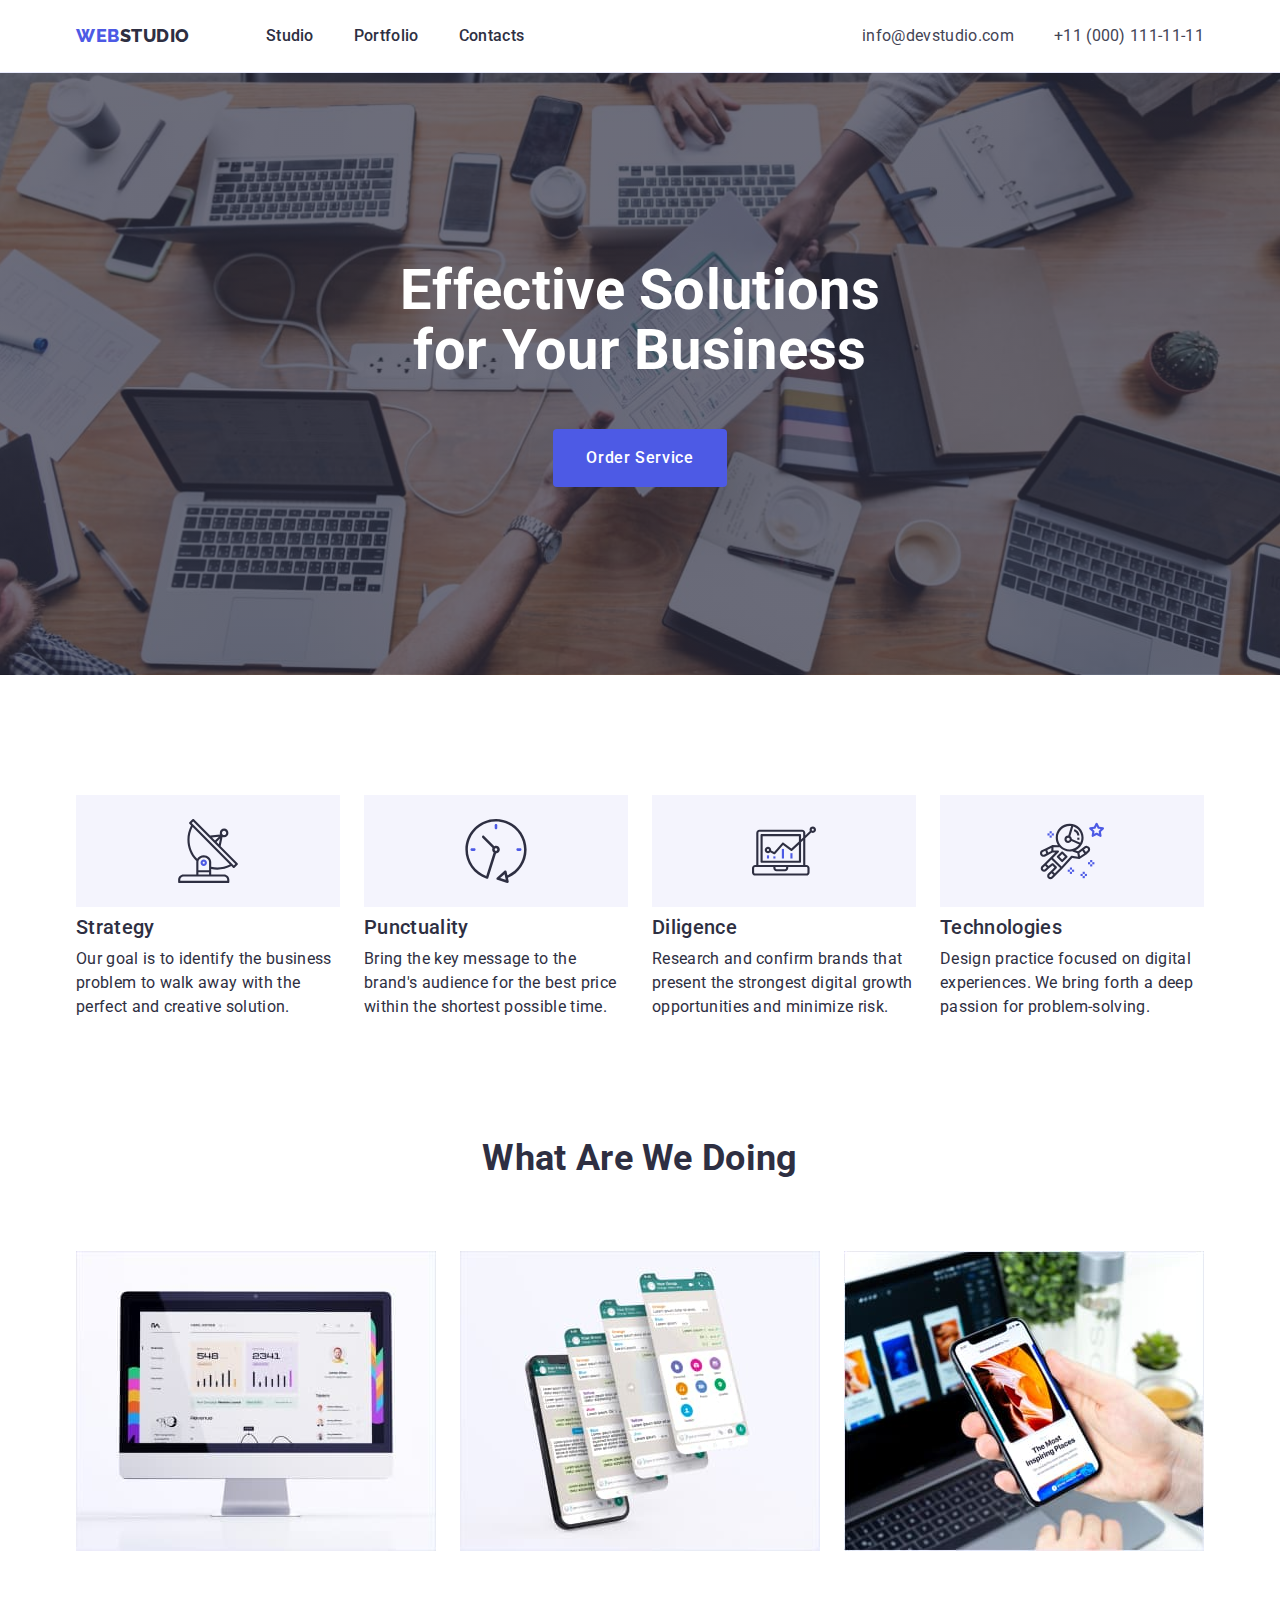
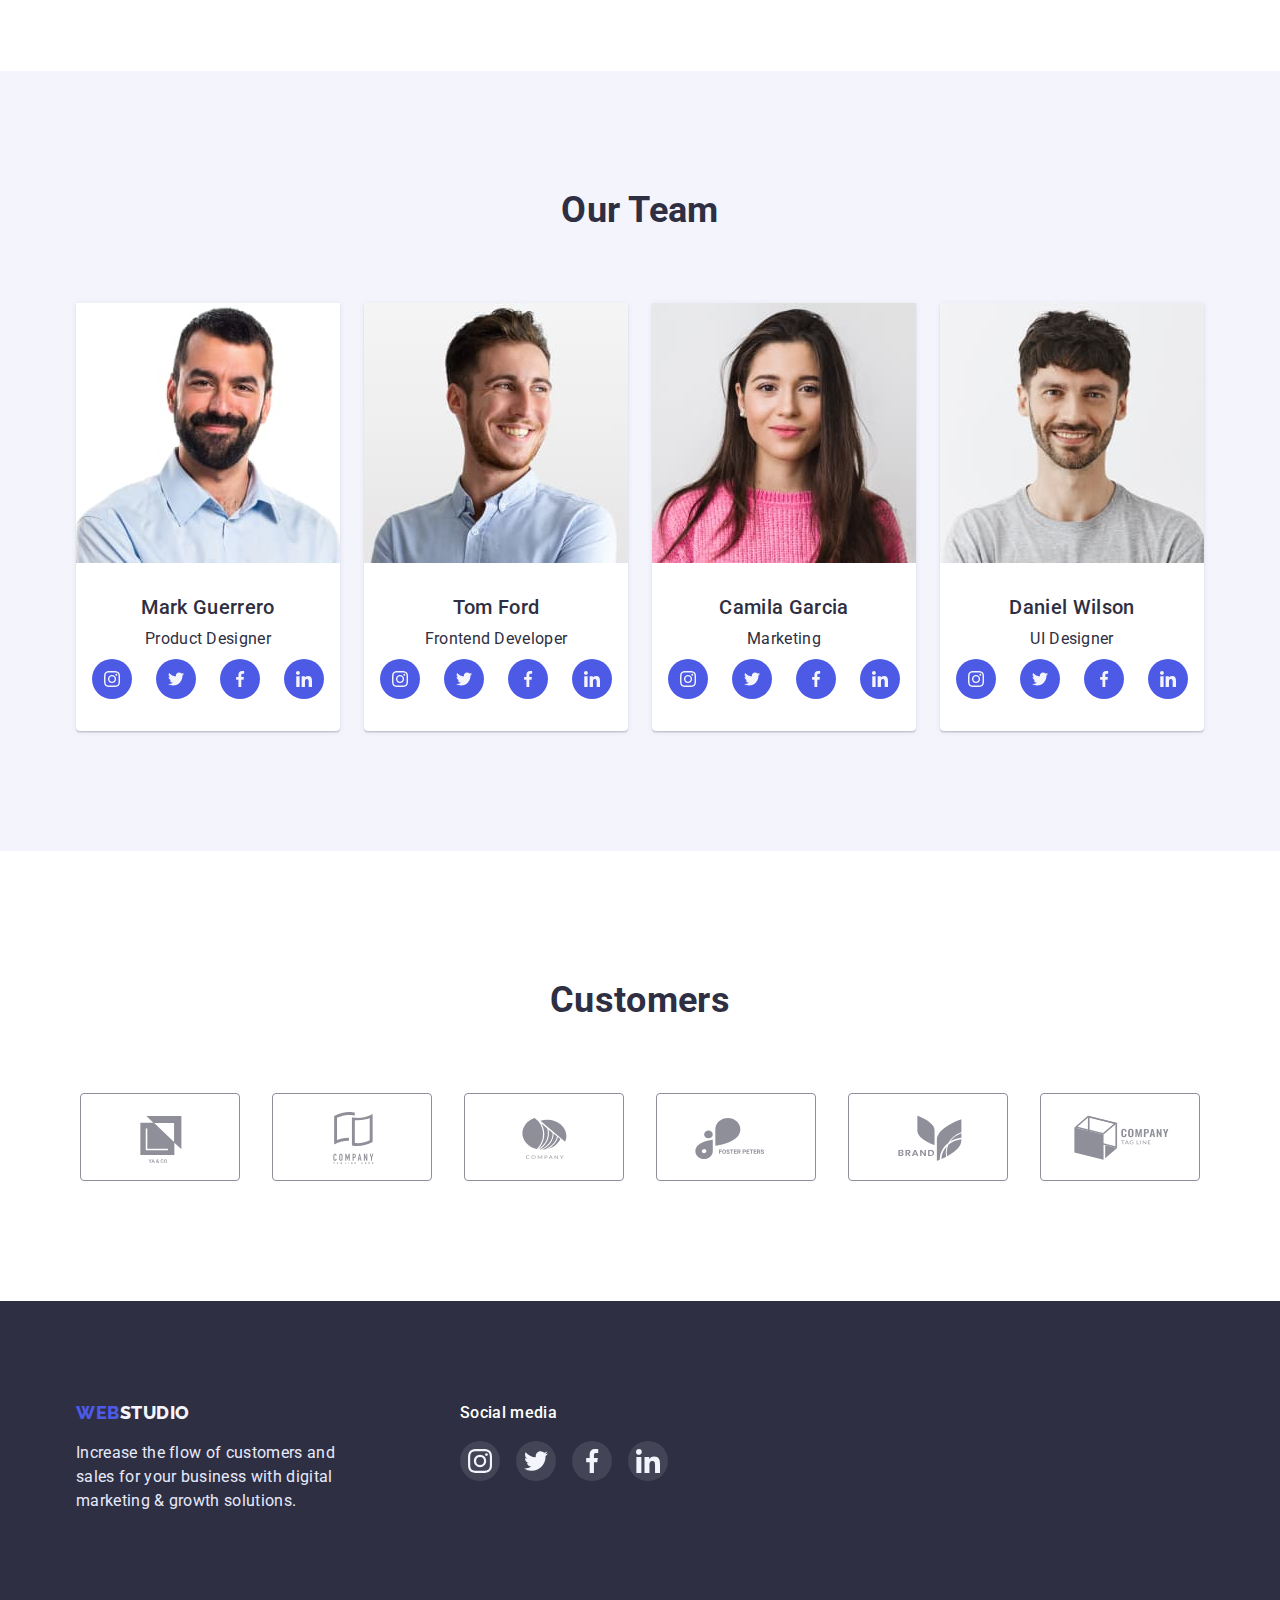
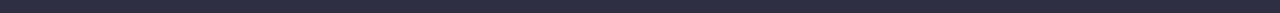
<file: index.html>
<!DOCTYPE html>
<html lang="en">

<head>
    <meta charset="UTF-8">
    <meta http-equiv="X-UA-Compatible" content="IE=edge">
    <meta name="viewport" content="width=device-width, initial-scale=1.0">
    <title>Document</title>
    <link
        href="https://fonts.googleapis.com/css2?family=Raleway:wght@400;800&family=Roboto:wght@400;500;700;900&display=swap"
        rel="stylesheet">
    <link rel="stylesheet"
        href="https://cdnjs.cloudflare.com/ajax/libs/modern-normalize/1.1.0/modern-normalize.min.css">
    <link rel="stylesheet" href="./css/styles.css">
</head>

<body class="page">

    <!-- Header -->
    <header class="page-header">
        <div class="container main-nav">
            <nav class="main-nav">
                <a href="./index.html" class="logo"><span class="web-color-one">Web</span><span
                        class="web-color-two">Studio</span></a>

                <ul class="site-nav list">
                    <li class="item"><a href="./studio.html" class="link">Studio</a></li>
                    <li class="item"><a href="./portfolio.html" class="link">Portfolio</a></li>
                    <li class="item"><a href="./contacts.html" class="link">Contacts</a></li>
                </ul>
            </nav>

            <address class="site-address">
                <ul class="site-address list">
                    <li class="item">
                        <a href="mailto:info@devstudio.com" class="link">info@devstudio.com</a>
                    </li>
                    <li class="item">
                        <a href="tel:+110001111111" class="link">+11 (000) 111-11-11</a>
                    </li>
                </ul>
            </address>
        </div>
    </header>

    <main>

        <!-- Hero -->
        <section class="hero">
            <div class="container">
                <h1 class="hero-title">Effective Solutions for Your Business</h1>
                <button type="button" class="button primary">Order Service</button>
            </div>

        </section>



        <!-- Obligations -->
        <section class="section">
            <div class="container obligations flex">
                <h2 class="visually-hidden">company obligations</h2>
                <ul class="obligations-list list">
                    <li class="item">
                        <a class="obligations-icons">
                            <svg class="obligations-icons-icon" width="64" height="64">
                                <use href="./images/icons.svg#icon-antenna"></use>
                            </svg>
                        </a>
                        <h3 class="title">Strategy</h3>
                        <p class="text">Our goal is to identify the business
                            problem to walk away with the perfect and creative solution.</p>
                    </li>
                    <li class="item">
                        <a class="obligations-icons">
                            <svg class="obligations-icons-icon" width="64" height="64">
                                <use href="./images/icons.svg#icon-clock"></use>
                            </svg>
                        </a>
                        <h3 class="title">Punctuality</h3>
                        <p class="text">Bring the key message to the brand's audience for the best price within the
                            shortest
                            possible
                            time.
                        </p>
                    </li>
                    <li class="item">
                        <a class="obligations-icons">
                            <svg class="obligations-icons-icon" width="64" height="64">
                                <use href="./images/icons.svg#icon-diagram"></use>
                            </svg>
                        </a>
                        <h3 class="title">Diligence</h3>
                        <p class="text">Research and confirm brands that present the strongest digital growth
                            opportunities
                            and minimize
                            risk.</p>
                    </li>
                    <li class="item">
                        <a class="obligations-icons">
                            <svg class="obligations-icons-icon" width="64" height="64">
                                <use href="./images/icons.svg#icon-astronaut"></use>
                            </svg>
                        </a>
                        <h3 class="title">Technologies</h3>
                        <p class="text">Design practice focused on digital experiences. We bring forth a deep
                            passion
                            for
                            problem-solving.
                        </p>
                    </li>
                </ul>
            </div>
        </section>

        <!-- What are we doing -->
        <section class="section no-padding">
            <div class="container flex">
                <h2 class="section-title">What are we doing</h2>
                <ul class="work-list list">
                    <li class="item">

                        <img class="img" src="./images/frame-001.jpg" alt="monitor" width="360" height="300">

                    </li>
                    <li class="item">

                        <img class="img" src="./images/frame-002.jpg" alt="telephones" width="360" height="300">

                    </li>
                    <li class="item">

                        <img class="img" src="./images/frame-003.jpg" alt="hand holds the phone in front of the monitor"
                            width="360" height="300">

                    </li>
                </ul>
            </div>
        </section>

        <!-- Our Team -->
        <section class="section team">
            <div class="container">
                <h2 class="section-title">Our Team</h2>
                <ul class="team-list list">
                    <li class="item">
                        <img class="img" src="./images/img-0001.jpg" alt="photo" width="264" height="260">
                        <div class="pgh">
                            <h3 class="text">Mark Guerrero</h3>
                            <p class="paragraph">Product Designer</p>
                            <ul class="team-soc-list list">
                                <li class="team-soc-item">
                                    <a class="team-soc-link link" href="">
                                        <svg class="team-soc-icon" width="16" height="16">
                                            <use href="./images/icons.svg#icon-instagram"></use>
                                        </svg>
                                    </a>
                                </li>
                                <li class="team-soc-item">
                                    <a class="team-soc-link link" href="">
                                        <svg class="team-soc-icon" width="16" height="16">
                                            <use href="./images/icons.svg#icon-twitter"></use>
                                        </svg>
                                    </a>
                                </li>
                                <li class="team-soc-item">
                                    <a class="team-soc-link link" href="">
                                        <svg class="team-soc-icon" width="16" height="16">
                                            <use href="./images/icons.svg#icon-facebook"></use>
                                        </svg>
                                    </a>
                                </li>
                                <li class="team-soc-item">
                                    <a class="team-soc-link link" href="">
                                        <svg class="team-soc-icon" width="16" height="16">
                                            <use href="./images/icons.svg#icon-linkedin"></use>
                                        </svg>
                                    </a>
                                </li>
                            </ul>
                        </div>
                    </li>

                    <li class="item">
                        <img class="img" src="./images/img-0002.jpg" alt="photo" width="264" height="260">
                        <div class="pgh">
                            <h3 class="text">Tom Ford</h3>
                            <p class="paragraph">Frontend Developer</p>
                            <ul class="team-soc-list list">
                                <li class="team-soc-item">
                                    <a class="team-soc-link link" href="">
                                        <svg class="team-soc-icon" width="16" height="16">
                                            <use href="./images/icons.svg#icon-instagram"></use>
                                        </svg>
                                    </a>
                                </li>
                                <li class="team-soc-item">
                                    <a class="team-soc-link link" href="">
                                        <svg class="team-soc-icon" width="16" height="16">
                                            <use href="./images/icons.svg#icon-twitter"></use>
                                        </svg>
                                    </a>
                                </li>
                                <li class="team-soc-item">
                                    <a class="team-soc-link link" href="">
                                        <svg class="team-soc-icon" width="16" height="16">
                                            <use href="./images/icons.svg#icon-facebook"></use>
                                        </svg>
                                    </a>
                                </li>
                                <li class="team-soc-item">
                                    <a class="team-soc-link link" href="">
                                        <svg class="team-soc-icon" width="16" height="16">
                                            <use href="./images/icons.svg#icon-linkedin"></use>
                                        </svg>
                                    </a>
                                </li>
                            </ul>
                        </div>
                    </li>
                    <li class="item">
                        <img class="img" src="./images/img-0003.jpg" alt="photo" width="264" height="260">
                        <div class="pgh">
                            <h3 class="text">Camila Garcia</h3>
                            <p class="paragraph">Marketing</p>
                            <ul class="team-soc-list list">
                                <li class="team-soc-item">
                                    <a class="team-soc-link link" href="">
                                        <svg class="team-soc-icon" width="16" height="16">
                                            <use href="./images/icons.svg#icon-instagram"></use>
                                        </svg>
                                    </a>
                                </li>
                                <li class="team-soc-item">
                                    <a class="team-soc-link link" href="">
                                        <svg class="team-soc-icon" width="16" height="16">
                                            <use href="./images/icons.svg#icon-twitter"></use>
                                        </svg>
                                    </a>
                                </li>
                                <li class="team-soc-item">
                                    <a class="team-soc-link link" href="">
                                        <svg class="team-soc-icon" width="16" height="16">
                                            <use href="./images/icons.svg#icon-facebook"></use>
                                        </svg>
                                    </a>
                                </li>
                                <li class="team-soc-item">
                                    <a class="team-soc-link link" href="">
                                        <svg class="team-soc-icon" width="16" height="16">
                                            <use href="./images/icons.svg#icon-linkedin"></use>
                                        </svg>
                                    </a>
                                </li>
                            </ul>
                        </div>
                    </li>
                    <li class="item">
                        <img class="img" src="./images/img-0004.jpg" alt="photo" width="264" height="260">
                        <div class="pgh">
                            <h3 class="text">Daniel Wilson</h3>
                            <p class="paragraph">UI Designer</p>
                            <ul class="team-soc-list list">
                                <li class="team-soc-item">
                                    <a class="team-soc-link link" href="">
                                        <svg class="team-soc-icon" width="16" height="16">
                                            <use href="./images/icons.svg#icon-instagram"></use>
                                        </svg>
                                    </a>
                                </li>
                                <li class="team-soc-item">
                                    <a class="team-soc-link link" href="">
                                        <svg class="team-soc-icon" width="16" height="16">
                                            <use href="./images/icons.svg#icon-twitter"></use>
                                        </svg>
                                    </a>
                                </li>
                                <li class="team-soc-item">
                                    <a class="team-soc-link link" href="">
                                        <svg class="team-soc-icon" width="16" height="16">
                                            <use href="./images/icons.svg#icon-facebook"></use>
                                        </svg>
                                    </a>
                                </li>
                                <li class="team-soc-item">
                                    <a class="team-soc-link link" href="">
                                        <svg class="team-soc-icon" width="16" height="16">
                                            <use href="./images/icons.svg#icon-linkedin"></use>
                                        </svg>
                                    </a>
                                </li>
                            </ul>
                        </div>
                    </li>
                </ul>
            </div>
        </section>

        <!-- Customers -->
        <section class="customers">
            <div class="container">
                <h2 class="section-title">Customers</h2>
                <ul class="customers-list list">
                    <li class="customers-item">
                        <a href="" class="customers-link link">
                            <svg class="customers-icon" width="104" height="56">
                                <use href="./images/icons.svg#icon-ya-co"></use>
                            </svg>
                        </a>
                    </li>
                    <li class="customers-item">
                        <a href="" class="customers-link link">
                            <svg class="customers-icon" width="104" height="56">
                                <use href="./images/icons.svg#icon-tag-line-here"></use>
                            </svg>
                        </a>
                    </li>
                    <li class="customers-item">
                        <a href="" class="customers-link link">
                            <svg class="customers-icon" width="104" height="56">
                                <use href="./images/icons.svg#icon-company"></use>
                            </svg>
                        </a>
                    </li>
                    <li class="customers-item">
                        <a href="" class="customers-link link">
                            <svg class="customers-icon" width="104" height="56">
                                <use href="./images/icons.svg#icon-foster-peters"></use>
                            </svg>
                        </a>
                    </li>
                    <li class="customers-item">
                        <a href="" class="customers-link link">
                            <svg class="customers-icon" width="104" height="56">
                                <use href="./images/icons.svg#icon-brand"></use>
                            </svg>
                        </a>
                    </li>
                    <li class="customers-item">
                        <a href="" class="customers-link link">
                            <svg class="customers-icon" width="104" height="56">
                                <use href="./images/icons.svg#icon-tag-line"></use>
                            </svg>
                        </a>
                    </li>
                </ul>
            </div>
        </section>

    </main>


    <!-- Footer -->
    <footer class="footer">
        <div class="container">
            <div class="footer-inner">
                <section class="footer-info">
                    <h2 class="visually-hidden">footer-info</h2>
                    <a href="./index.html" class="logo"><span class="web-color-one">Web</span><span
                            class="footer-text">Studio</span></a>
                    <p class="footer-info-paragraph">Increase the flow of customers and sales for your business with
                        digital
                        marketing &
                        growth
                        solutions.</p>
                </section>
            </div>
            <div class="footer-socials">
                <section class="footer-soc">
                    <h2 class="visually-hidden">footer-soc</h2>
                    <p class="footer-soc-title title">Social media</p>
                    <ul class="footer-soc-list list">
                        <li class="footer-soc-item">
                            <a href="" class="footer-soc-link link">
                                <svg class="footer-soc-icon" width="24" height="24">
                                    <use href="./images/icons.svg#icon-instagram"></use>
                                </svg>
                            </a>
                        </li>
                        <li class="footer-soc-item">
                            <a href="" class="footer-soc-link link">
                                <svg class="footer-soc-icon" width="24" height="24">
                                    <use href="./images/icons.svg#icon-twitter"></use>
                                </svg>
                            </a>
                        </li>
                        <li class="footer-soc-item">
                            <a href="" class="footer-soc-link link">
                                <svg class="footer-soc-icon" width="24" height="24">
                                    <use href="./images/icons.svg#icon-facebook"></use>
                                </svg>
                            </a>
                        </li>
                        <li class="footer-soc-item">
                            <a href="" class="footer-soc-link link">
                                <svg class="footer-soc-icon" width="24" height="24">
                                    <use href="./images/icons.svg#icon-linkedin"></use>
                                </svg>
                            </a>
                        </li>
                    </ul>
                </section>
            </div>
        </div>


    </footer>
</body>

</html>
</file>
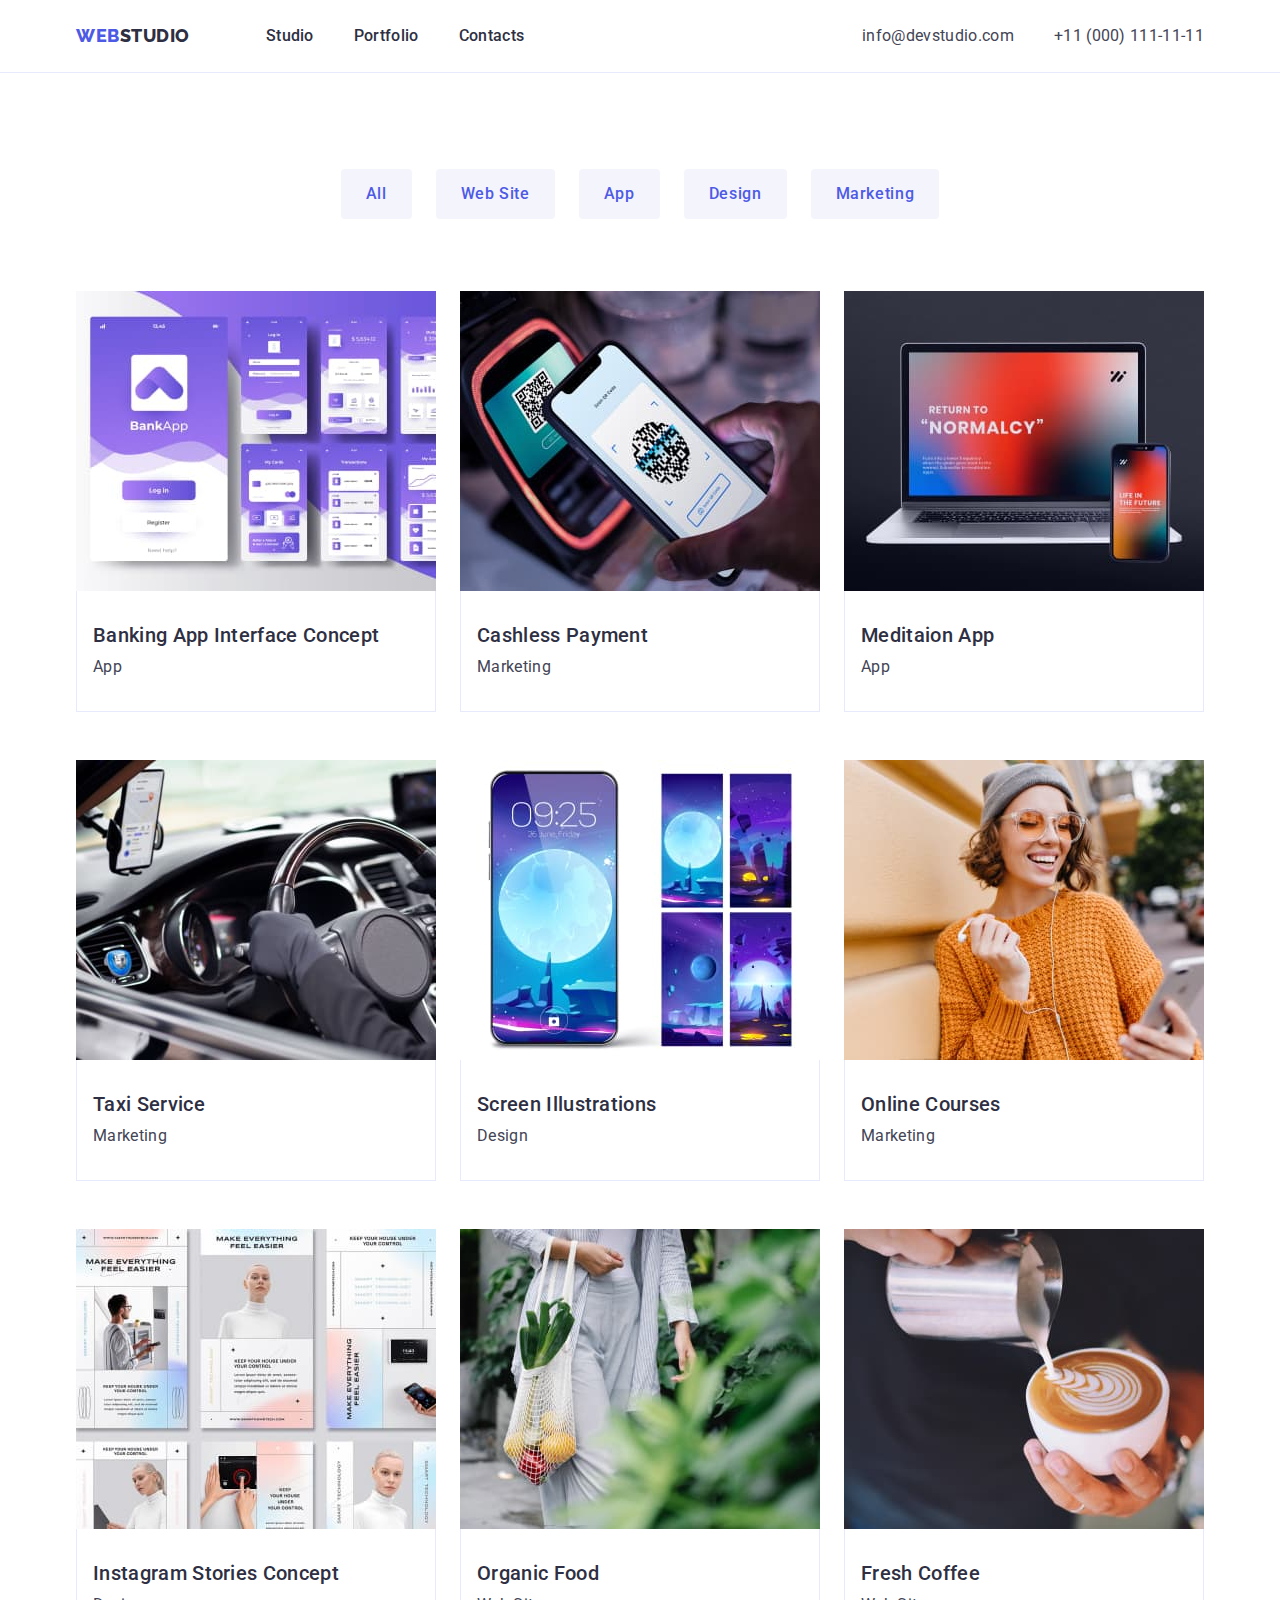
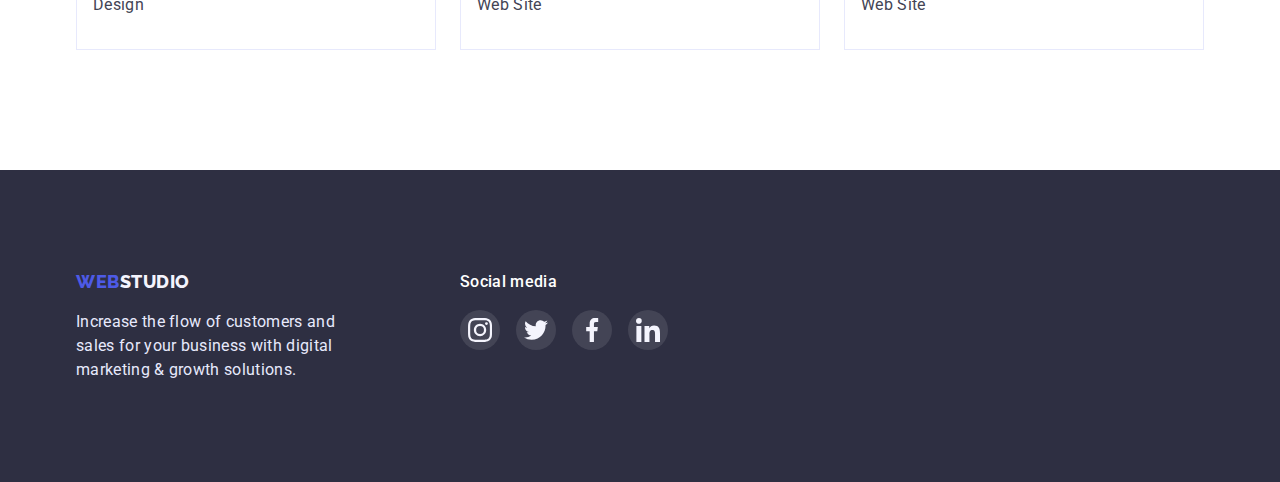
<file: portfolio.html>
<!DOCTYPE html>
<html lang="en">

<head>
    <meta charset="UTF-8">
    <meta http-equiv="X-UA-Compatible" content="IE=edge">
    <meta name="viewport" content="width=device-width, initial-scale=1.0">
    <title>Document</title>
    <link
        href="https://fonts.googleapis.com/css2?family=Raleway:wght@400;800&family=Roboto:wght@400;500;700;900&display=swap"
        rel="stylesheet">
    <link rel="stylesheet"
        href="https://cdnjs.cloudflare.com/ajax/libs/modern-normalize/1.1.0/modern-normalize.min.css">
    <link rel="stylesheet" href="./css/styles.css">
</head>

<body class="page">

    <!-- Header -->
    <header class="page-header">
        <div class="container main-nav">
            <nav class="main-nav">
                <a href="./index.html" class="logo"><span class="web-color-one">Web</span><span
                        class="web-color-two">Studio</span></a>

                <ul class="site-nav list">
                    <li class="item"><a href="./studio.html" class="link">Studio</a></li>
                    <li class="item"><a href="./portfolio.html" class="link">Portfolio</a></li>
                    <li class="item"><a href="./contacts.html" class="link">Contacts</a></li>
                </ul>
            </nav>

            <address class="site-address">
                <ul class="site-address list">
                    <li class="item">
                        <a href="mailto:info@devstudio.com" class="link">info@devstudio.com</a>
                    </li>
                    <li class="item">
                        <a href="tel:+110001111111" class="link">+11 (000) 111-11-11</a>
                    </li>
                </ul>
            </address>
        </div>
    </header>

    <main>
        <!-- Row -->
        <section class="section-portfolio">
            <div class="container">

                <h1 class="visually-hidden">page content portfolio</h1>
                <ul class="btn-list list">
                    <li class="element"><button type="button" class="button portfolio">All</button></li>
                    <li class="element"><button type="button" class="button portfolio">Web Site</button></li>
                    <li class="element"><button type="button" class="button portfolio">App</button></li>
                    <li class="element"><button type="button" class="button portfolio">Design</button></li>
                    <li class="element"><button type="button" class="button portfolio">Marketing</button></li>
                </ul>

                <h2 class="visually-hidden">row</h2>
                <ul class="row-list list">
                    <li class="item">
                        <img class="img" src="./images/img-1.jpg" alt="interface" width="360" height="300">
                        <div class="frame">
                            <h3 class="title">Banking App Interface Concept</h3>
                            <p class="text">App</p>
                        </div>
                    </li>
                    <li class="item">
                        <img class="img" src="./images/img-2.jpg" alt="cashless payment" width="360" height="300">
                        <div class="frame">
                            <h3 class="title">Cashless Payment</h3>
                            <p class="text">Marketing</p>
                        </div>
                    </li>
                    <li class="item">
                        <img class="img" src="./images/img-3.jpg" alt="meditaion app" width="360" height="300">
                        <div class="frame">
                            <h3 class="title">Meditaion App</h3>
                            <p class="text">App</p>
                        </div>
                    </li>
                    <li class="item">
                        <img class="img" src="./images/img-4.jpg" alt="taxi service" width="360" height="300">
                        <div class="frame">
                            <h3 class="title">Taxi Service</h3>
                            <p class="text">Marketing</p>
                        </div>
                    </li>
                    <li class="item">
                        <img class="img" src="./images/img-5.jpg" alt="screen illustrations" width="360" height="300">
                        <div class="frame">
                            <h3 class="title">Screen Illustrations</h3>
                            <p class="text">Design</p>
                        </div>
                    </li>
                    <li class="item">
                        <img class="img" src="./images/img-6.jpg" alt="online courses" width="360" height="300">
                        <div class="frame">
                            <h3 class="title">Online Courses</h3>
                            <p class="text">Marketing</p>
                        </div>
                    </li>
                    <li class="item">
                        <img class="img" src="./images/img-7.jpg" alt="instagram stories concept" width="360"
                            height="300">
                        <div class="frame">
                            <h3 class="title">Instagram Stories Concept</h3>
                            <p class="text">Design</p>
                        </div>
                    </li>
                    <li class="item">
                        <img class="img" src="./images/img-8.jpg" alt="organic food" width="360" height="300">
                        <div class="frame">
                            <h3 class="title">Organic Food</h3>
                            <p class="text">Web Site</p>
                        </div>
                    </li>
                    <li class="item">
                        <img class="img" src="./images/img-9.jpg" alt="fresh coffee" width="360" height="300">
                        <div class="frame">
                            <h3 class="title">Fresh Coffee</h3>
                            <p class="text">Web Site</p>
                        </div>
                    </li>
                </ul>
            </div>
        </section>
    </main>

    <!-- Footer -->
    <footer class="footer">
        <div class="container">
            <div class="footer-inner">
                <section class="footer-info">
                    <h2 class="visually-hidden">footer-info</h2>
                    <a href="./index.html" class="logo"><span class="web-color-one">Web</span><span
                            class="footer-text">Studio</span></a>
                    <p class="footer-info-paragraph">Increase the flow of customers and sales for your business with
                        digital
                        marketing &
                        growth
                        solutions.</p>
                </section>
            </div>
            <div class="footer-socials">
                <section class="footer-soc">
                    <h2 class="visually-hidden">footer-soc</h2>
                    <p class="footer-soc-title title">Social media</p>
                    <ul class="footer-soc-list list">
                        <li class="footer-soc-item">
                            <a href="" class="footer-soc-link link">
                                <svg class="footer-soc-icon" width="24" height="24">
                                    <use href="./images/icons.svg#icon-instagram"></use>
                                </svg>
                            </a>
                        </li>
                        <li class="footer-soc-item">
                            <a href="" class="footer-soc-link link">
                                <svg class="footer-soc-icon" width="24" height="24">
                                    <use href="./images/icons.svg#icon-twitter"></use>
                                </svg>
                            </a>
                        </li>
                        <li class="footer-soc-item">
                            <a href="" class="footer-soc-link link">
                                <svg class="footer-soc-icon" width="24" height="24">
                                    <use href="./images/icons.svg#icon-facebook"></use>
                                </svg>
                            </a>
                        </li>
                        <li class="footer-soc-item">
                            <a href="" class="footer-soc-link link">
                                <svg class="footer-soc-icon" width="24" height="24">
                                    <use href="./images/icons.svg#icon-linkedin"></use>
                                </svg>
                            </a>
                        </li>
                    </ul>
                </section>
            </div>
        </div>


    </footer>
</body>

</html>
</file>
<file: css/styles.css>
/* цвет основного текста #2E2F42 */
/* вторичный цвет текста #434455 */
/* белый #FFFFFF */
/* акцент #4D5AE5 */
/* цвет текста лого #F4F4FD */
/* текст в футере #E7E9FC */

:root {
   --title-text-color: #2E2F42;
   --primary-text-color: #434455;
   --primary-white-color: #FFFFFF;
   --accent-color: #4D5AE5;
   --primary-cloud-color: #F4F4FD;
   --primary-logo-color: #E7E9FC;
   --accent-port-color: #404BBF;
   --primary-bg-color: #FFFFFF;
   --primary-bg-color: #FFFFFF;
   --l-gra: linear-gradient(rgba(46, 47, 66, 0.7), rgba(46, 47, 66, 0.7));
   --footer-icon-hover-color: #31D0AA;
}

.visually-hidden {
    position: absolute;
    white-space: nowrap;
    width: 1px;
    height: 1px;
    overflow: hidden;
    border: 0;
    padding: 0;
    clip: rect(0 0 0 0);
    clip-path: inset(50%);
    margin: -1px;
}

/* styles for html */
.page {
    background-color: var(--primary-bg-color);
    color: var(--title-text-color);
    font-family: Roboto, sans-serif;
    letter-spacing: 0.02em
}
.list {
    padding: 0;
    margin: 0;
    list-style: none;
}

.box {
    
}

.container {
    padding: 0 15px;
    margin-left: auto;
    margin-right: auto;
    width: 1158px;
}

/* outline: 2px solid tomato; */

/* header */

/* logotype */

.logo {
    color: var(--title-text-color);
    font-family: Raleway, sans-serif;
    letter-spacing: 0.03em;
    font-weight: 800;
    font-size: 18px;
    line-height: 1.33;
    text-transform: uppercase;
    text-decoration: none;
}

.logo .logo:hover,
.logo .logo:focus {
    color: var(--accent-color);
}

.web-color-one {
    color: var(--accent-color);
    line-height: 1.17;
}
.web-color-two {
    color: var(--title-text-color);
}
.web-color-three {
    color: var(--primary-cloud-color);
}

/* Page header */

.page-header {
    background-color: #FFFFFF;
    border-bottom: 1px solid #E7E9FC;
}

/* Main nav */

.main-nav {
    display: flex;
    align-items: center;
}


/* Site nav */

.site-nav {
    display: flex;
    margin-left: 76px;
}

/*.site-nav .item {
    outline: 1px solid red;
} */

.site-nav .item + .item {
    margin-left: 40px;
}

.site-nav .link {
    display: block;
    padding-top: 24px;
    padding-bottom: 24px;

    color: var(--title-text-color);
    font-weight: 500;
    font-size: 16px;
    line-height: 1.5;
    text-decoration: none;
}

.site-nav .link:hover, 
.site-nav .link:focus {
    color: var(--accent-color);
}

.site-nav .link.current {
    color: var(--accent-color);
}


/* Address */

.site-address {
    display: flex;
    margin-left: auto;
}


.site-address .item + .item {
    margin-left: 40px;
}

.site-address .link {
    display: inline-block;
    color: var(--primary-text-color);
    font-style: normal;
    font-weight: 400;
    font-size: 16px;
    line-height: 1.5;
    text-decoration: none;
}

.site-address .link:hover,
.site-address .link:focus {
    color: var(--accent-color);
}

.site-address .link.current {
    color: var(--accent-color);
}


/* Hero */

.hero {
    max-width: 1440px;
    margin: 0 auto;
    background-color: #2E2F42;
    background-image: var(--l-gra), url(../images/people-office.jpg);
    background-repeat: no-repeat;
    background-position: center;
    background-size: cover;
    text-align: center;
    padding: 188px 0;
}

/* outline: 2px solid tomato; */

.hero-title {
    width: 484px;
    margin-left: auto;
    margin-right: auto;
    margin-top: 0;
    margin-bottom: 48px;
    color: var(--primary-white-color);
    font-weight: 700;
    font-size: 56px;
    line-height: 1.07;
    text-align: center;
}

/* Section */

.section {
    padding-top: 120px;
    padding-bottom: 120px;
}

.section-portfolio {
    padding-top: 96px;
    padding-bottom: 120px;
}

.section.no-padding {
    padding-top: 0;
    padding-bottom: 0;
}

.section-title {
    margin-top: 0;
    margin-bottom: 72px;
    color: var(--title-text-color);
    font-weight: 700;
    font-size: 36px;
    line-height: 1.11;
    text-align: center;
    text-transform: capitalize;
}

/* Obligations */

.obligations .flex {
    display: flex;
    flex-wrap: wrap;
}

.obligations-list {
    display: flex;
}

.obligations-list .item {
    width: calc((100% - 72px) / 4);
    margin-right: 24px;
}

.obligations-list .item:nth-child(4n) {
    margin-right: 0;
}

.obligations-icons {
    width: 264px;
    height: 112px;
    display: flex;
    justify-content: center;
    align-items: center;
    background-color: var(--primary-cloud-color);
    margin-bottom: 8px;
}

.obligations-icons-icon {
    fill: var(--title-text-color);
}

.obligations-list .title {
    margin-top: 0;
    margin-bottom: 8px;
    color: var(--title-text-color);
    font-weight: 500;
    font-size: 20px;
    line-height: 1.2;
}

.obligations-list .text {
    margin-top: 0;
    margin-bottom: 0;
    font-weight: 400;
    font-size: 16px;
    line-height: 1.5;
}

/* What are we doing */

.work .flex {
    display: flex;
    flex-wrap: wrap;
}

.work-list {
    display: flex;
}

.work-list .title {
    margin-top: 0;
    margin-bottom: 0;
    color: var(--title-text-color);
    font-weight: 700;
    font-size: 36px;
    line-height: 1.11;
    letter-spacing: 0.02em;
    text-transform: capitalize;
}

.work-list > .item {
    display: block;
    height: auto;
    width: calc((100% - 48px) / 3);
    margin-right: 24px;
    margin-bottom: 120px;
    padding-bottom: 0;
}

.work-list .item:nth-child(3n) {
    margin-right: 0;
}

.work-list .item .img {
    display: block;
    max-width: 100%;
    height: auto;
}
    


/* Our Team */
.team {
    background-color: var(--primary-cloud-color);
}


.team .flex {
    display: flex;
    flex-wrap: wrap;
}

.team-list {
    display: flex;
    margin-top: 72px;
    margin-bottom: 0;
    margin-left: auto;
    margin-right: auto;
}

.team-list .title {
    color: var(--primary-text-color);
    font-weight: 700;
    font-size: 36px;
    line-height: 1.11;
}
.team-list .text {
    margin: 0;
    margin-bottom: 8px;
    font-weight: 500;
    font-size: 20px;
    line-height: 1.2;
    text-align: center;
}

.team-list .paragraph {
    margin: 0;
    font-size: 16px;
    line-height: 1.5;
    text-align: center;
    margin-bottom: 8px;
}

.team-list .item .pgh {
    margin: 0;
    padding-top: 32px;
    padding-bottom: 32px;
}

.team-list .item {
    margin-right: 24px;
    background-color: var(--primary-bg-color);
    width: calc((100% - 72px) / 4);
    box-shadow: 0px 1px 6px rgba(46, 47, 66, 0.08),
        0px 1px 1px rgba(46, 47, 66, 0.16),
        0px 2px 1px rgba(46, 47, 66, 0.08);
    border-radius: 0px 0px 4px 4px;
}


.team-list .item:nth-child(4n) {
    margin-right: 0;
}

.team-list .item .img {
    display: block;
    max-width: 100%;
    height: auto;
}

.team-soc-list {
    display: flex;
    justify-content: center;
    gap: 24px;
}

.team-soc-item {
    width: 40px;
    height: 40px;
}

.team-soc-link {
    width: 100%;
    height: 100%;
    border-radius: 50%;
    display: flex;
    justify-content: center;
    align-items: center;
    background-color: var(--accent-color);
}

.team-soc-icon {
    fill: var(--primary-cloud-color);
}

.team-soc-link:is(:hover, :focus) {
    background-color: var(--accent-port-color);
}

/* Customers */

.customers {
    padding-top: 130px;
    padding-bottom: 120px;
}

/* outline: 1px solid red;0*/

.customers-list {
    display: flex;
    gap: 24px;
}

.customers-item {
    width: calc((100% - 168px) / 6);
    height: 88px;
    margin: 0px auto;
}

.customers-link {
    width: 100%;
    height: 100%;
    border: 1px solid #8E8F99;
    border-radius: 4px;
    display: flex;
    align-items: center;
    justify-content: center;
}

.customers-icon {
    fill: #8E8F99;
}

.customers-link:is(:hover, :focus) {
    border-color: var(--accent-port-color);
}

.customers-link:is(:hover, :focus) .customers-icon {
    fill: var(--accent-port-color);
}


/* Button */

.button {
    display: inline-block;
    border: 1px solid transparent;
    border-radius: 4px;
    padding: 16px 32px;
    min-width: 169px;
    color: var(--title-text-color);
    background-color: var(--primary-bg-color);
    font-family: inherit;
    font-weight: 500;
    font-size: 16px;
    line-height: 1.5;
    letter-spacing: 0.04em;
    text-align: center;
    cursor: pointer;
}

.button.primary {
    background-color: var(--accent-color);
    color: var(--primary-white-color);
}

.button.secondary {
    color: var(--accent-color);
    background-color: var(--primary-white-color);
}

.button.primary:hover,
.button.primary:focus {
    background: var(--accent-port-color);
    color: var(--primary-white-color);
}


/* Footer */

.footer {
    display: flex;
    background-color: #2E2F42;
}

.footer > .container {
    display: flex;
    
} 

.footer-inner {

}

.footer-info {
    padding-top: 100px;
    padding-bottom: 100px;
    width: 264px;
    height: auto;
    margin-right: 120px;
}

/* outline: 2px solid tomato; */


.footer-logo .logo:hover,
.footer-logo .logo:focus {
    color: var(--accent-color);
}

.footer-text {
    color: var(--primary-cloud-color);
    font-family: Raleway, sans-serif;
    font-weight: 800;
    font-size: 18px;
    line-height: 1.17;
    letter-spacing: 0.03em;
    text-transform: uppercase;
    text-decoration: none;
}

.footer-info-paragraph {
    display: block;
    max-width: 100%;
    height: auto;
    margin-top: 16px;
    margin-bottom: auto;
    margin-right: 1020px;
    margin-left: auto;
    font-family: 'Roboto';
    font-style: normal;
    font-weight: 400;
    font-size: 16px;
    width: 264px;
    line-height: 1.5;
    color: var(--primary-logo-color);
}

.footer-socials {
    
}

.footer-soc {
    padding-top: 100px;
    padding-bottom: 130px;
    width: 208px;
    height: auto;
}

/* outline: 2px solid tomato; */

.footer-soc-title {
    margin-top: 0;
    margin-bottom: 16px;
    color: var(--primary-white-color);
    font-family: 'Roboto';
    font-style: normal;
    font-weight: 500;
    font-size: 16px;
    line-height: 1.5;
    letter-spacing: 0.02em;
}
    


.footer-soc-list {
    display: flex;
    justify-content: center;
    gap: 16px;
}

.footer-soc-item {
    width: 40px;
    height: 40px;
}

.footer-soc-link {
    width: 100%;
    height: 100%;
    border-radius: 50%;
    display: flex;
    justify-content: center;
    align-items: center;
    background-color: rgba(255, 255, 255, 0.1);
}

/* background-color: var(--accent-color); */

.footer-soc-icon {
    fill: var(--primary-cloud-color);
}

.footer-soc-link:is(:hover, :focus) {
    background-color: var(--footer-icon-hover-color);
}
   
    

/* styles for portfolio */ 

.btn-list {
    justify-content: center;
    display: flex;
    margin-bottom: 72px;
}


.btn-list .flex {
    display: flex;
}

.button.portfolio {
    border: 1px solid transparent;
    border-radius: 4px;
    padding: 12px 24px;
    min-width: 69px;
    color: var(--accent-color);
    background-color: var(--primary-cloud-color);
    font-family: inherit;
    font-weight: 500;
    font-size: 16px;
    line-height: 1.5;
    letter-spacing: 0.04em;
    cursor: pointer;
}


.btn-list .element + .element {
    margin-left: 24px;
}

.button.portfolio:hover,
.button.portfolio:focus {
    color: var(--primary-white-color);
    background-color: var(--accent-port-color);
    box-shadow: 0px 3px 1px rgba(0, 0, 0, 0.1), 0px 2px 1px rgba(0, 0, 0, 0.08), 0px 2px 2px rgba(0, 0, 0, 0.12);
    border-radius: 4px;
}


/* Row */

.row-list {
    display: flex;
    flex-wrap: wrap;
    gap: 48px 24px;
}


.row-list .flex {
    display: flex;
    flex-wrap: wrap;
}

.row-list .frame {
    display: block;
    max-width: 100%;
    height: auto;
    padding: 32px 16px;
    border: 1px solid #E7E9FC;
    border-top: none;
}


.row-list .title {
    font-family: 'Roboto';
    font-style: normal;
    margin: 0;
    margin-bottom: 8px;
    color: var(--title-text-color);
    font-weight: 500;
    font-size: 20px;
    line-height: 1.2;
}

.row-list .text {
    font-family: 'Roboto';
    font-style: normal;
    margin: 0;
    color: var(--primary-text-color);
    font-weight: 400;
    font-size: 16px;
    line-height: 1.5;
}


.row-list .item {
    width: 360px;
}

/* outline: 2px solid tomato; */

.row-list .item:nth-child(3n) {
    margin-right: 0;
}

.row-list .item:nth-last-child(-n + 3) {
    
}


.row-list .item .img {
    display: block;
    max-width: 100%;
    height: auto;
}

.row-list .item:hover {
    box-shadow: 0px 1px 6px rgba(46, 47, 66, 0.08), 0px 1px 1px rgba(46, 47, 66, 0.16), 0px 2px 1px rgba(46, 47, 66, 0.08);
}
</file>
